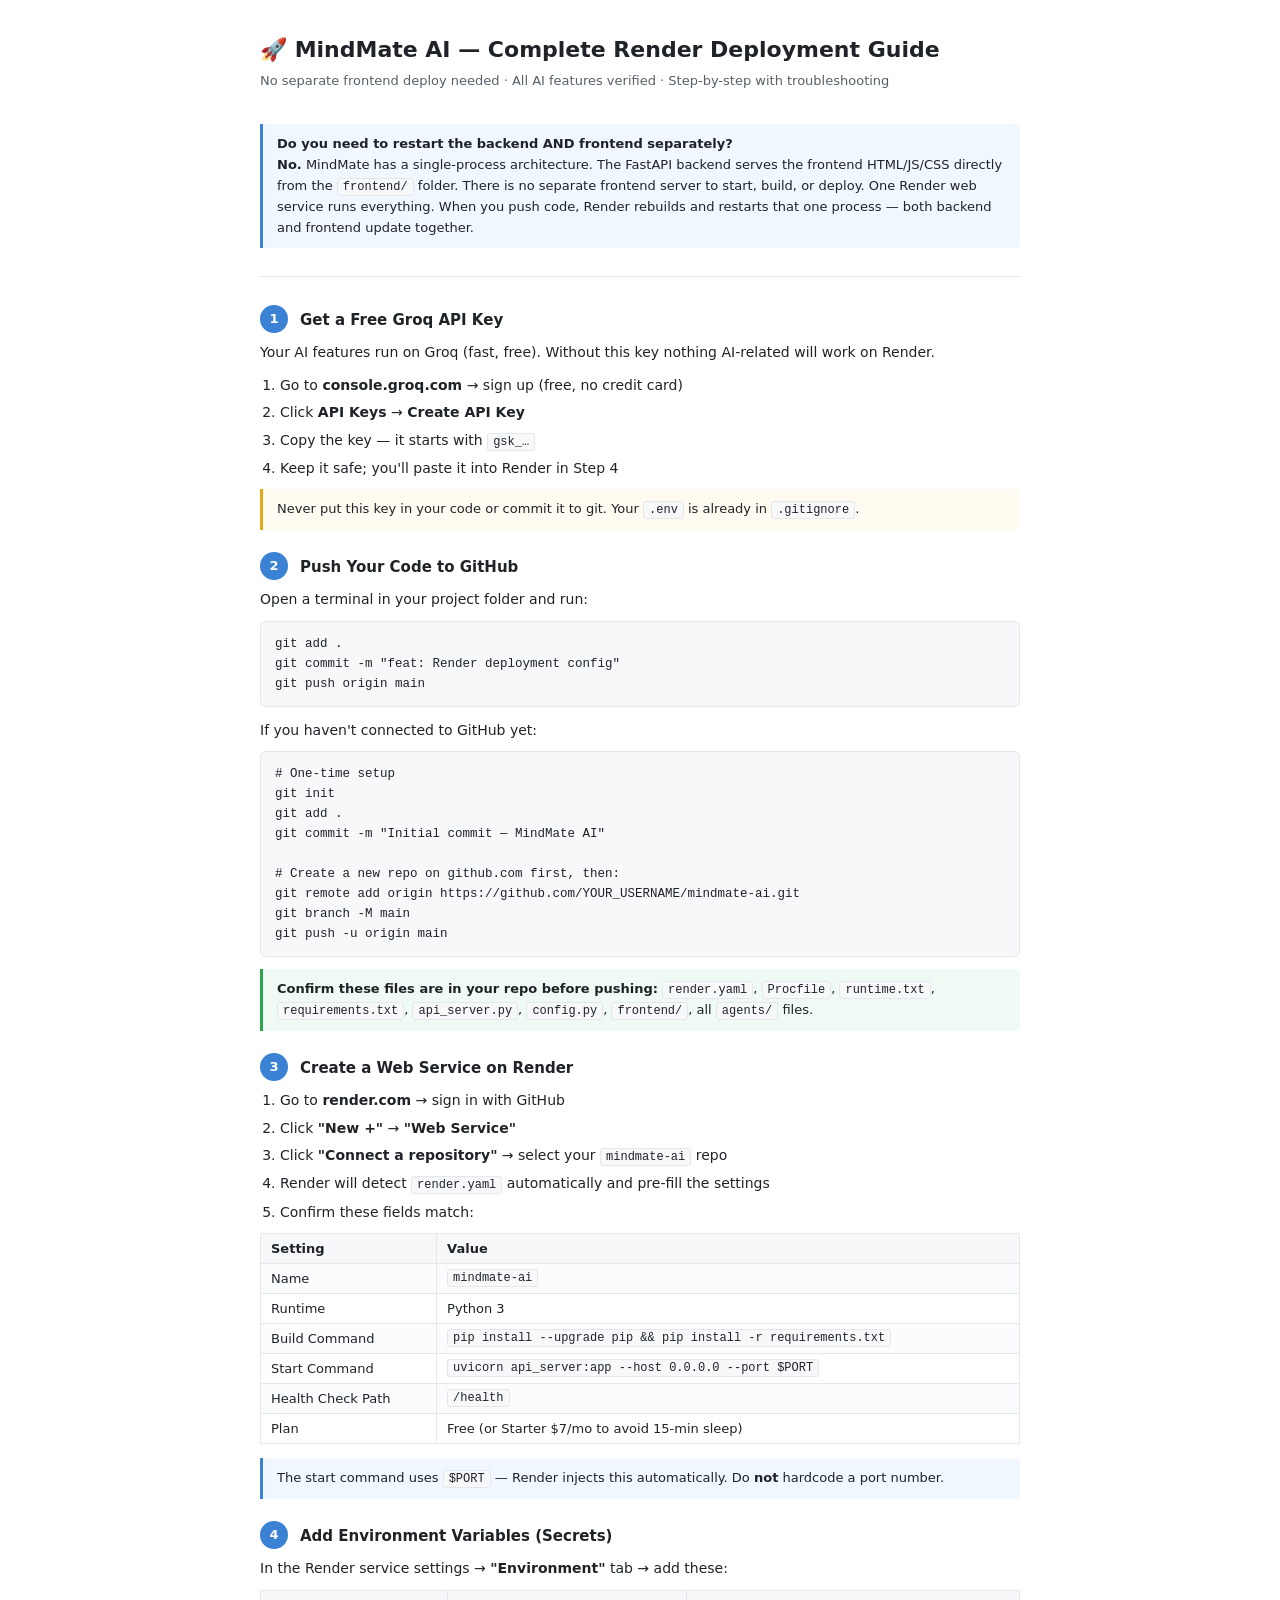
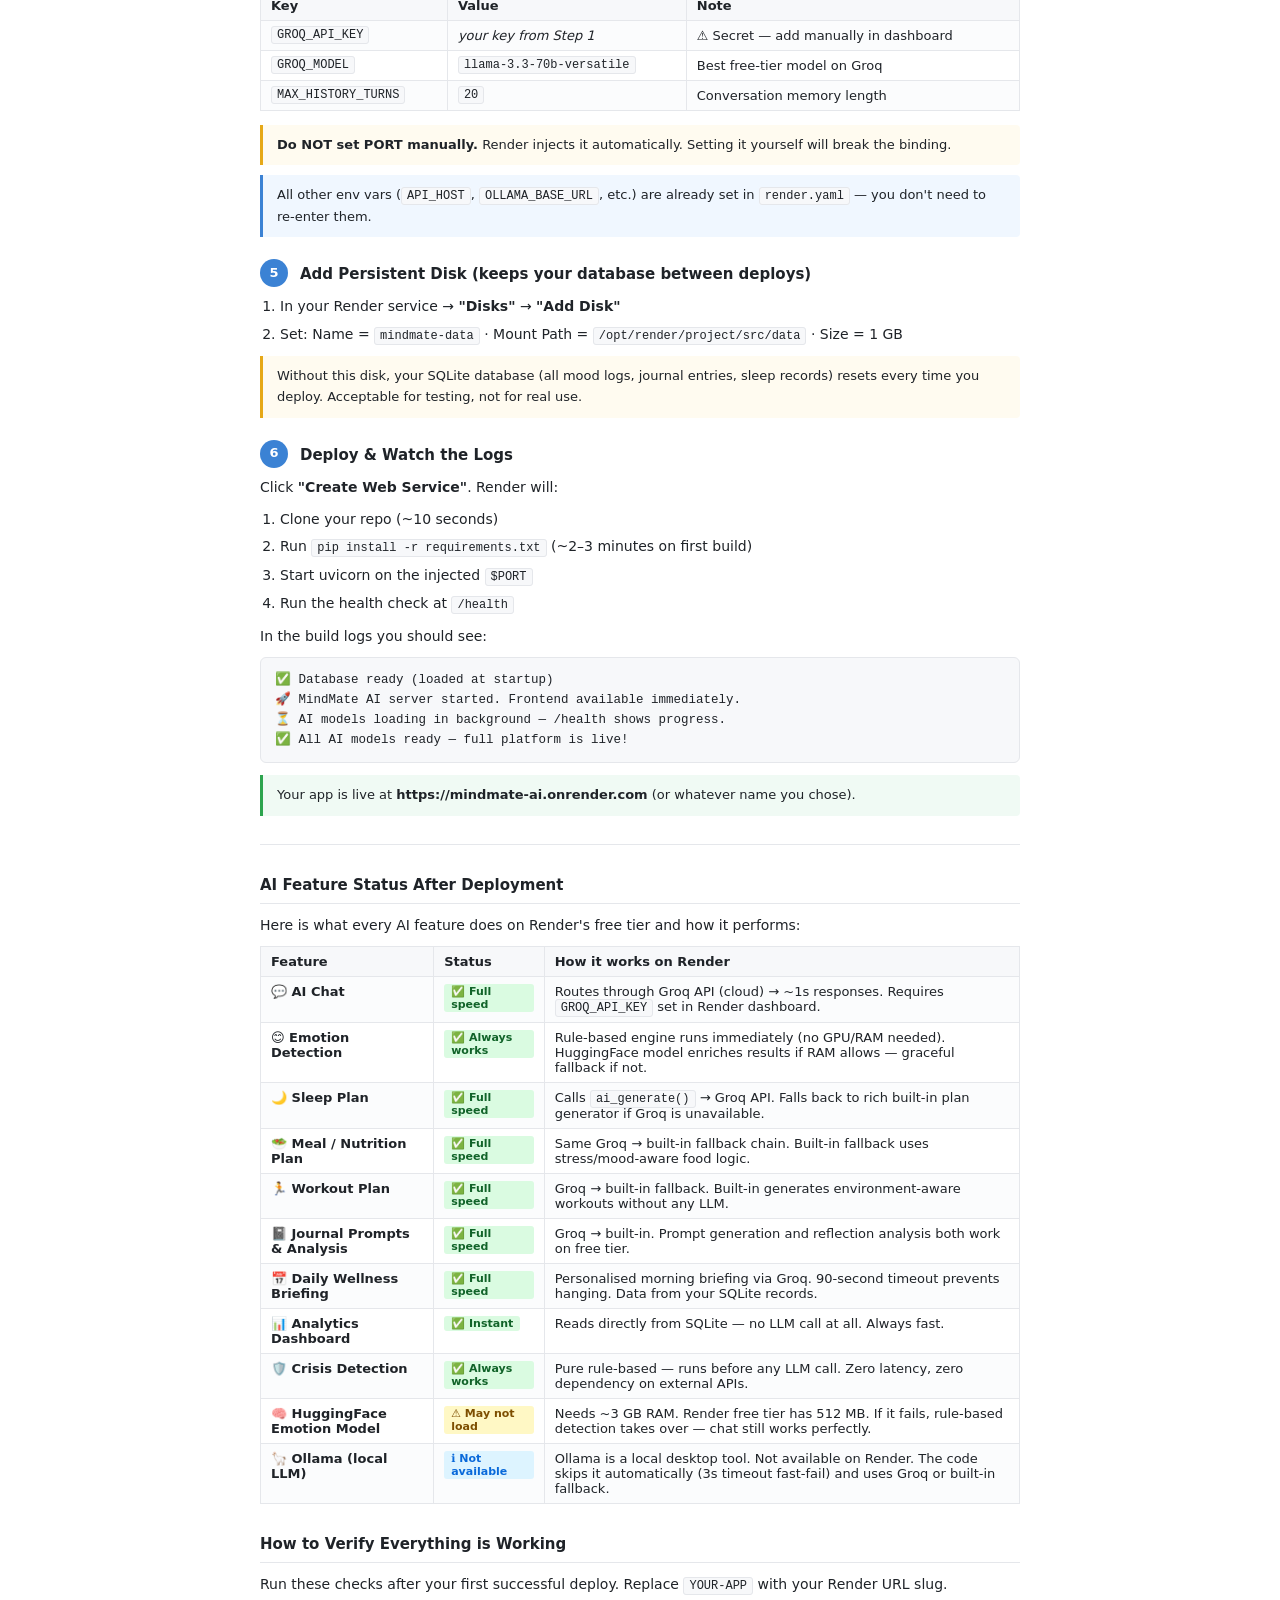
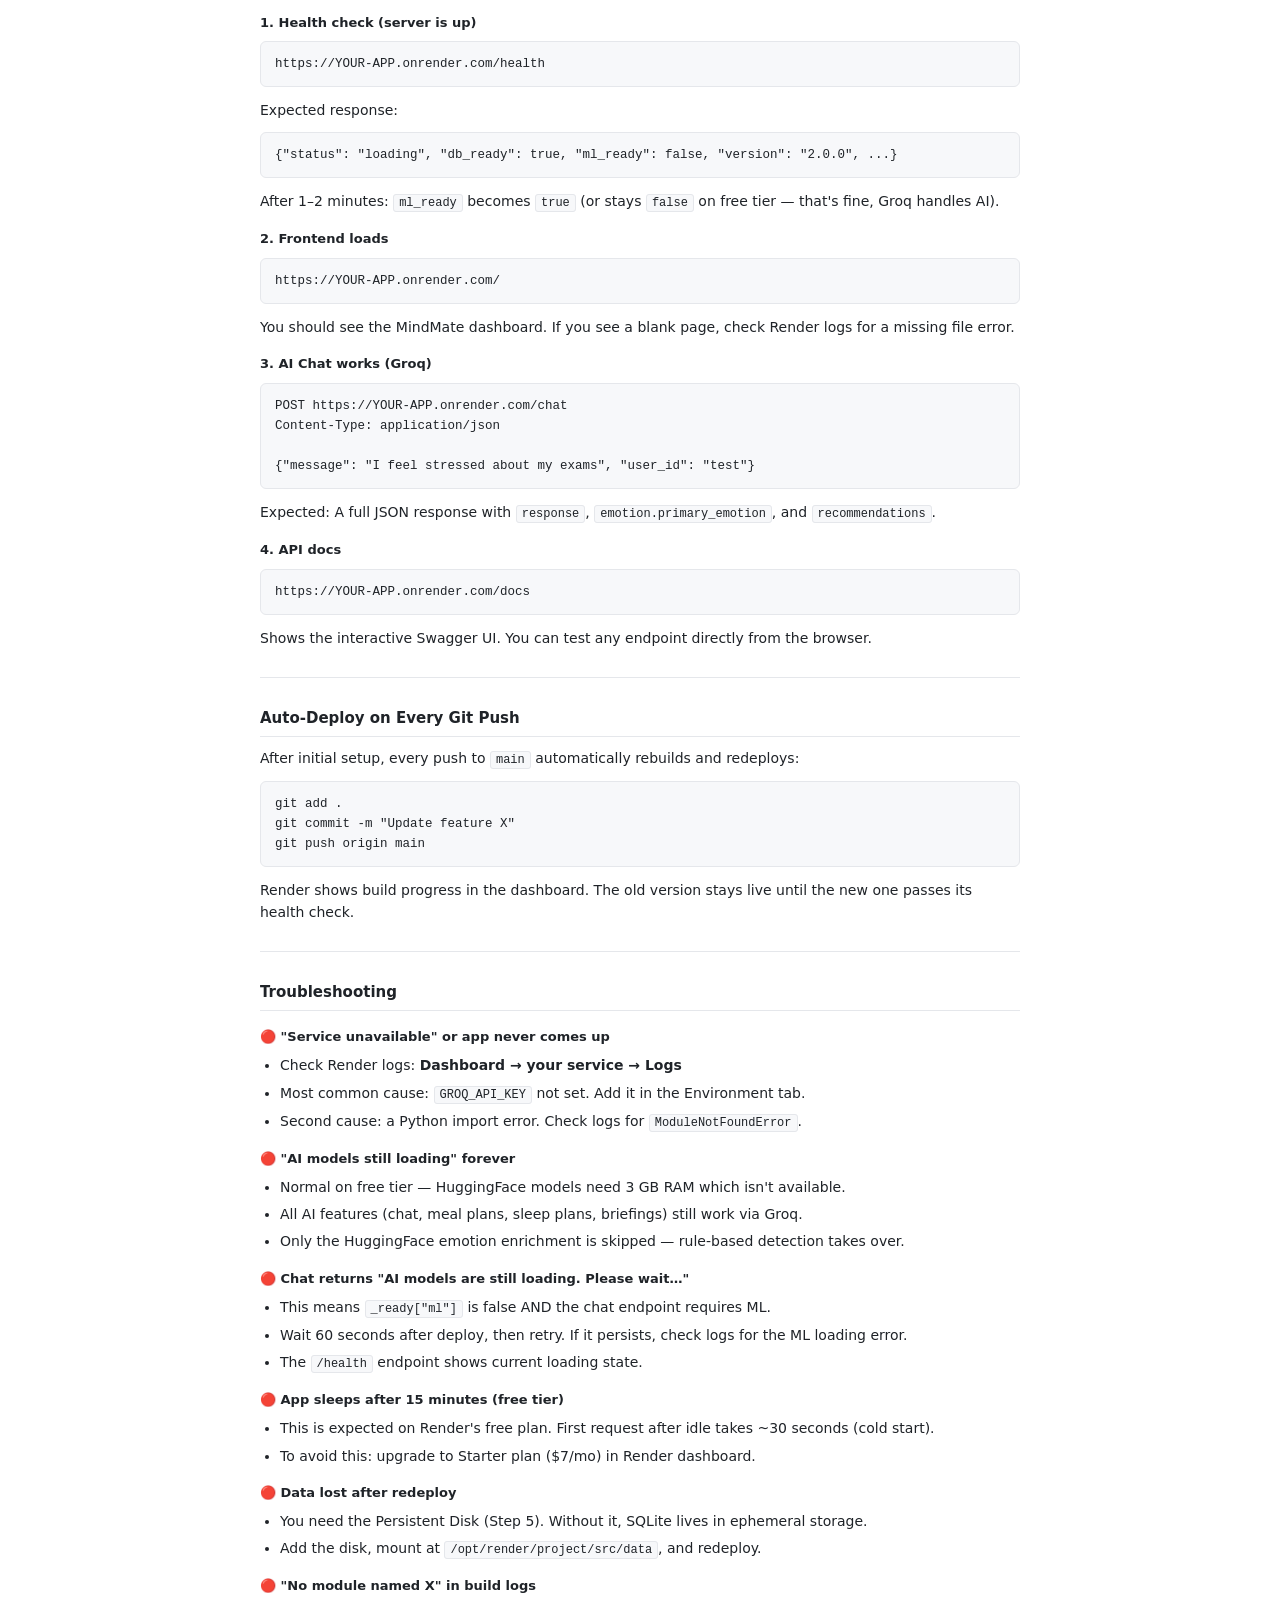
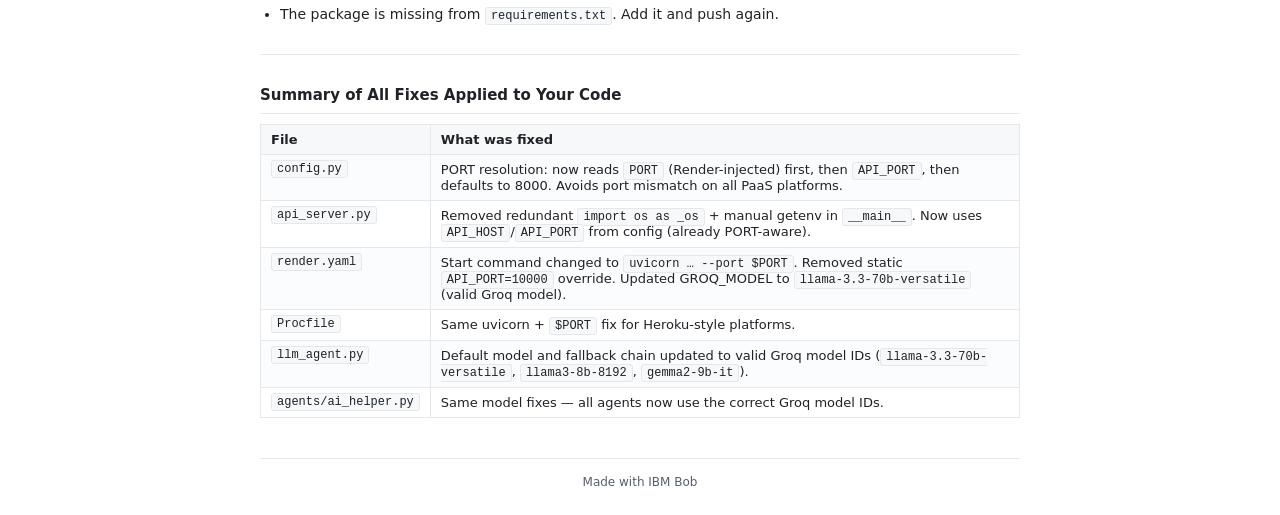
<file: mindmate-ai-complete-render-deployment-guide.html>
<html lang="en">
<head>
<meta charset="UTF-8" />
<title>MindMate AI — Render Deployment Guide</title>
<style>
  *, *::before, *::after { box-sizing: border-box; margin: 0; padding: 0; }
  body {
    font-family: -apple-system, "Segoe UI", system-ui, sans-serif;
    font-size: 14px; line-height: 1.6;
    background: #ffffff; color: #1f2328;
    padding: 32px 16px 48px;
  }
  .page { max-width: 760px; margin: 0 auto; }
  h1 { font-size: 22px; font-weight: 700; margin-bottom: 4px; }
  .subtitle { color: #57606a; font-size: 13px; margin-bottom: 32px; }
  h2 { font-size: 15px; font-weight: 700; margin: 28px 0 10px; border-bottom: 1px solid #e5e7eb; padding-bottom: 6px; }
  h3 { font-size: 13px; font-weight: 700; margin: 16px 0 6px; color: #1f2328; }
  p { margin-bottom: 10px; color: #1f2328; }
  ul, ol { padding-left: 20px; margin-bottom: 10px; }
  li { margin-bottom: 5px; }

  /* Step header */
  .step { display: flex; align-items: flex-start; gap: 12px; margin: 22px 0 8px; }
  .step-num {
    flex-shrink: 0; width: 28px; height: 28px;
    background: #3b82d4; color: #fff;
    border-radius: 50%; display: flex; align-items: center; justify-content: center;
    font-size: 13px; font-weight: 700;
  }
  .step-title { font-size: 15px; font-weight: 700; padding-top: 3px; }

  /* Code blocks */
  pre {
    background: #f7f8fa; border: 1px solid #e5e7eb;
    border-radius: 6px; padding: 12px 14px;
    font-family: "Cascadia Code", "Fira Mono", monospace; font-size: 12.5px;
    overflow-x: auto; margin: 8px 0 12px; white-space: pre;
  }
  code {
    background: #f7f8fa; border: 1px solid #e5e7eb;
    border-radius: 3px; padding: 1px 5px;
    font-family: "Cascadia Code", "Fira Mono", monospace; font-size: 12px;
  }

  /* Table */
  table { width: 100%; border-collapse: collapse; margin: 10px 0 14px; font-size: 13px; }
  th { background: #f7f8fa; text-align: left; padding: 7px 10px; border: 1px solid #e5e7eb; font-weight: 600; }
  td { padding: 7px 10px; border: 1px solid #e5e7eb; vertical-align: top; }
  tr:nth-child(even) td { background: #fbfcfd; }

  /* Callouts */
  .note { background: #f0f7ff; border-left: 3px solid #3b82d4; padding: 10px 14px; border-radius: 0 4px 4px 0; margin: 10px 0; font-size: 13px; }
  .warn { background: #fffbf0; border-left: 3px solid #e6a817; padding: 10px 14px; border-radius: 0 4px 4px 0; margin: 10px 0; font-size: 13px; }
  .ok   { background: #f0faf4; border-left: 3px solid #2da44e; padding: 10px 14px; border-radius: 0 4px 4px 0; margin: 10px 0; font-size: 13px; }
  .bad  { background: #fff5f5; border-left: 3px solid #d73a4a; padding: 10px 14px; border-radius: 0 4px 4px 0; margin: 10px 0; font-size: 13px; }

  /* AI feature table */
  .tag { display: inline-block; padding: 1px 7px; border-radius: 3px; font-size: 11px; font-weight: 600; }
  .tag-green  { background: #dafbe1; color: #116329; }
  .tag-yellow { background: #fff8c5; color: #7d4e00; }
  .tag-blue   { background: #ddf4ff; color: #0969da; }

  .divider { border: none; border-top: 1px solid #e5e7eb; margin: 28px 0; }

  footer { margin-top: 40px; padding-top: 14px; border-top: 1px solid #e5e7eb; text-align: center; color: #57606a; font-size: 12px; }
</style>
</head>
<body>
<div class="page">

  <h1>🚀 MindMate AI — Complete Render Deployment Guide</h1>
  <p class="subtitle">No separate frontend deploy needed · All AI features verified · Step-by-step with troubleshooting</p>

  
  <div class="note">
    <strong>Do you need to restart the backend AND frontend separately?</strong><br />
    <strong>No.</strong> MindMate has a single-process architecture. The FastAPI backend serves the frontend HTML/JS/CSS directly from the <code>frontend/</code> folder. There is no separate frontend server to start, build, or deploy. One Render web service runs everything. When you push code, Render rebuilds and restarts that one process — both backend and frontend update together.
  </div>

  <hr class="divider" />

  
  <div class="step"><div class="step-num">1</div><div class="step-title">Get a Free Groq API Key</div></div>
  <p>Your AI features run on Groq (fast, free). Without this key nothing AI-related will work on Render.</p>
  <ol>
    <li>Go to <strong>console.groq.com</strong> → sign up (free, no credit card)</li>
    <li>Click <strong>API Keys</strong> → <strong>Create API Key</strong></li>
    <li>Copy the key — it starts with <code>gsk_…</code></li>
    <li>Keep it safe; you'll paste it into Render in Step 4</li>
  </ol>
  <div class="warn">Never put this key in your code or commit it to git. Your <code>.env</code> is already in <code>.gitignore</code>.</div>

  
  <div class="step"><div class="step-num">2</div><div class="step-title">Push Your Code to GitHub</div></div>
  <p>Open a terminal in your project folder and run:</p>
  <pre>git add .
git commit -m "feat: Render deployment config"
git push origin main</pre>
  <p>If you haven't connected to GitHub yet:</p>
  <pre># One-time setup
git init
git add .
git commit -m "Initial commit — MindMate AI"

# Create a new repo on github.com first, then:
git remote add origin https://github.com/YOUR_USERNAME/mindmate-ai.git
git branch -M main
git push -u origin main</pre>
  <div class="ok"><strong>Confirm these files are in your repo before pushing:</strong> <code>render.yaml</code>, <code>Procfile</code>, <code>runtime.txt</code>, <code>requirements.txt</code>, <code>api_server.py</code>, <code>config.py</code>, <code>frontend/</code>, all <code>agents/</code> files.</div>

  
  <div class="step"><div class="step-num">3</div><div class="step-title">Create a Web Service on Render</div></div>
  <ol>
    <li>Go to <strong>render.com</strong> → sign in with GitHub</li>
    <li>Click <strong>"New +"</strong> → <strong>"Web Service"</strong></li>
    <li>Click <strong>"Connect a repository"</strong> → select your <code>mindmate-ai</code> repo</li>
    <li>Render will detect <code>render.yaml</code> automatically and pre-fill the settings</li>
    <li>Confirm these fields match:</li>
  </ol>
  <table>
    <tr><th>Setting</th><th>Value</th></tr>
    <tr><td>Name</td><td><code>mindmate-ai</code></td></tr>
    <tr><td>Runtime</td><td>Python 3</td></tr>
    <tr><td>Build Command</td><td><code>pip install --upgrade pip &amp;&amp; pip install -r requirements.txt</code></td></tr>
    <tr><td>Start Command</td><td><code>uvicorn api_server:app --host 0.0.0.0 --port $PORT</code></td></tr>
    <tr><td>Health Check Path</td><td><code>/health</code></td></tr>
    <tr><td>Plan</td><td>Free (or Starter $7/mo to avoid 15-min sleep)</td></tr>
  </table>
  <div class="note">The start command uses <code>$PORT</code> — Render injects this automatically. Do <strong>not</strong> hardcode a port number.</div>

  
  <div class="step"><div class="step-num">4</div><div class="step-title">Add Environment Variables (Secrets)</div></div>
  <p>In the Render service settings → <strong>"Environment"</strong> tab → add these:</p>
  <table>
    <tr><th>Key</th><th>Value</th><th>Note</th></tr>
    <tr><td><code>GROQ_API_KEY</code></td><td><em>your key from Step 1</em></td><td>⚠️ Secret — add manually in dashboard</td></tr>
    <tr><td><code>GROQ_MODEL</code></td><td><code>llama-3.3-70b-versatile</code></td><td>Best free-tier model on Groq</td></tr>
    <tr><td><code>MAX_HISTORY_TURNS</code></td><td><code>20</code></td><td>Conversation memory length</td></tr>
  </table>
  <div class="warn"><strong>Do NOT set PORT manually.</strong> Render injects it automatically. Setting it yourself will break the binding.</div>
  <div class="note">All other env vars (<code>API_HOST</code>, <code>OLLAMA_BASE_URL</code>, etc.) are already set in <code>render.yaml</code> — you don't need to re-enter them.</div>

  
  <div class="step"><div class="step-num">5</div><div class="step-title">Add Persistent Disk (keeps your database between deploys)</div></div>
  <ol>
    <li>In your Render service → <strong>"Disks"</strong> → <strong>"Add Disk"</strong></li>
    <li>Set: Name = <code>mindmate-data</code> · Mount Path = <code>/opt/render/project/src/data</code> · Size = 1 GB</li>
  </ol>
  <div class="warn">Without this disk, your SQLite database (all mood logs, journal entries, sleep records) resets every time you deploy. Acceptable for testing, not for real use.</div>

  
  <div class="step"><div class="step-num">6</div><div class="step-title">Deploy &amp; Watch the Logs</div></div>
  <p>Click <strong>"Create Web Service"</strong>. Render will:</p>
  <ol>
    <li>Clone your repo (~10 seconds)</li>
    <li>Run <code>pip install -r requirements.txt</code> (~2–3 minutes on first build)</li>
    <li>Start uvicorn on the injected <code>$PORT</code></li>
    <li>Run the health check at <code>/health</code></li>
  </ol>
  <p>In the build logs you should see:</p>
  <pre>✅ Database ready (loaded at startup)
🚀 MindMate AI server started. Frontend available immediately.
⏳ AI models loading in background — /health shows progress.
✅ All AI models ready — full platform is live!</pre>
  <div class="ok">Your app is live at <strong>https://mindmate-ai.onrender.com</strong> (or whatever name you chose).</div>

  <hr class="divider" />

  
  <h2>AI Feature Status After Deployment</h2>
  <p>Here is what every AI feature does on Render's free tier and how it performs:</p>
  <table>
    <tr><th>Feature</th><th>Status</th><th>How it works on Render</th></tr>
    <tr>
      <td><strong>💬 AI Chat</strong></td>
      <td><span class="tag tag-green">✅ Full speed</span></td>
      <td>Routes through Groq API (cloud) → ~1s responses. Requires <code>GROQ_API_KEY</code> set in Render dashboard.</td>
    </tr>
    <tr>
      <td><strong>😊 Emotion Detection</strong></td>
      <td><span class="tag tag-green">✅ Always works</span></td>
      <td>Rule-based engine runs immediately (no GPU/RAM needed). HuggingFace model enriches results if RAM allows — graceful fallback if not.</td>
    </tr>
    <tr>
      <td><strong>🌙 Sleep Plan</strong></td>
      <td><span class="tag tag-green">✅ Full speed</span></td>
      <td>Calls <code>ai_generate()</code> → Groq API. Falls back to rich built-in plan generator if Groq is unavailable.</td>
    </tr>
    <tr>
      <td><strong>🥗 Meal / Nutrition Plan</strong></td>
      <td><span class="tag tag-green">✅ Full speed</span></td>
      <td>Same Groq → built-in fallback chain. Built-in fallback uses stress/mood-aware food logic.</td>
    </tr>
    <tr>
      <td><strong>🏃 Workout Plan</strong></td>
      <td><span class="tag tag-green">✅ Full speed</span></td>
      <td>Groq → built-in fallback. Built-in generates environment-aware workouts without any LLM.</td>
    </tr>
    <tr>
      <td><strong>📓 Journal Prompts &amp; Analysis</strong></td>
      <td><span class="tag tag-green">✅ Full speed</span></td>
      <td>Groq → built-in. Prompt generation and reflection analysis both work on free tier.</td>
    </tr>
    <tr>
      <td><strong>📅 Daily Wellness Briefing</strong></td>
      <td><span class="tag tag-green">✅ Full speed</span></td>
      <td>Personalised morning briefing via Groq. 90-second timeout prevents hanging. Data from your SQLite records.</td>
    </tr>
    <tr>
      <td><strong>📊 Analytics Dashboard</strong></td>
      <td><span class="tag tag-green">✅ Instant</span></td>
      <td>Reads directly from SQLite — no LLM call at all. Always fast.</td>
    </tr>
    <tr>
      <td><strong>🛡️ Crisis Detection</strong></td>
      <td><span class="tag tag-green">✅ Always works</span></td>
      <td>Pure rule-based — runs before any LLM call. Zero latency, zero dependency on external APIs.</td>
    </tr>
    <tr>
      <td><strong>🧠 HuggingFace Emotion Model</strong></td>
      <td><span class="tag tag-yellow">⚠️ May not load</span></td>
      <td>Needs ~3 GB RAM. Render free tier has 512 MB. If it fails, rule-based detection takes over — chat still works perfectly.</td>
    </tr>
    <tr>
      <td><strong>🦙 Ollama (local LLM)</strong></td>
      <td><span class="tag tag-blue">ℹ️ Not available</span></td>
      <td>Ollama is a local desktop tool. Not available on Render. The code skips it automatically (3s timeout fast-fail) and uses Groq or built-in fallback.</td>
    </tr>
  </table>

  
  <h2>How to Verify Everything is Working</h2>
  <p>Run these checks after your first successful deploy. Replace <code>YOUR-APP</code> with your Render URL slug.</p>

  <h3>1. Health check (server is up)</h3>
  <pre>https://YOUR-APP.onrender.com/health</pre>
  <p>Expected response:</p>
  <pre>{"status": "loading", "db_ready": true, "ml_ready": false, "version": "2.0.0", ...}</pre>
  <p>After 1–2 minutes: <code>ml_ready</code> becomes <code>true</code> (or stays <code>false</code> on free tier — that's fine, Groq handles AI).</p>

  <h3>2. Frontend loads</h3>
  <pre>https://YOUR-APP.onrender.com/</pre>
  <p>You should see the MindMate dashboard. If you see a blank page, check Render logs for a missing file error.</p>

  <h3>3. AI Chat works (Groq)</h3>
  <pre>POST https://YOUR-APP.onrender.com/chat
Content-Type: application/json

{"message": "I feel stressed about my exams", "user_id": "test"}</pre>
  <p>Expected: A full JSON response with <code>response</code>, <code>emotion.primary_emotion</code>, and <code>recommendations</code>.</p>

  <h3>4. API docs</h3>
  <pre>https://YOUR-APP.onrender.com/docs</pre>
  <p>Shows the interactive Swagger UI. You can test any endpoint directly from the browser.</p>

  <hr class="divider" />

  
  <h2>Auto-Deploy on Every Git Push</h2>
  <p>After initial setup, every push to <code>main</code> automatically rebuilds and redeploys:</p>
  <pre>git add .
git commit -m "Update feature X"
git push origin main</pre>
  <p>Render shows build progress in the dashboard. The old version stays live until the new one passes its health check.</p>

  <hr class="divider" />

  
  <h2>Troubleshooting</h2>

  <h3>🔴 "Service unavailable" or app never comes up</h3>
  <ul>
    <li>Check Render logs: <strong>Dashboard → your service → Logs</strong></li>
    <li>Most common cause: <code>GROQ_API_KEY</code> not set. Add it in the Environment tab.</li>
    <li>Second cause: a Python import error. Check logs for <code>ModuleNotFoundError</code>.</li>
  </ul>

  <h3>🔴 "AI models still loading" forever</h3>
  <ul>
    <li>Normal on free tier — HuggingFace models need 3 GB RAM which isn't available.</li>
    <li>All AI features (chat, meal plans, sleep plans, briefings) still work via Groq.</li>
    <li>Only the HuggingFace emotion enrichment is skipped — rule-based detection takes over.</li>
  </ul>

  <h3>🔴 Chat returns "AI models are still loading. Please wait…"</h3>
  <ul>
    <li>This means <code>_ready["ml"]</code> is false AND the chat endpoint requires ML.</li>
    <li>Wait 60 seconds after deploy, then retry. If it persists, check logs for the ML loading error.</li>
    <li>The <code>/health</code> endpoint shows current loading state.</li>
  </ul>

  <h3>🔴 App sleeps after 15 minutes (free tier)</h3>
  <ul>
    <li>This is expected on Render's free plan. First request after idle takes ~30 seconds (cold start).</li>
    <li>To avoid this: upgrade to Starter plan ($7/mo) in Render dashboard.</li>
  </ul>

  <h3>🔴 Data lost after redeploy</h3>
  <ul>
    <li>You need the Persistent Disk (Step 5). Without it, SQLite lives in ephemeral storage.</li>
    <li>Add the disk, mount at <code>/opt/render/project/src/data</code>, and redeploy.</li>
  </ul>

  <h3>🔴 "No module named X" in build logs</h3>
  <ul>
    <li>The package is missing from <code>requirements.txt</code>. Add it and push again.</li>
  </ul>

  <hr class="divider" />

  
  <h2>Summary of All Fixes Applied to Your Code</h2>
  <table>
    <tr><th>File</th><th>What was fixed</th></tr>
    <tr><td><code>config.py</code></td><td>PORT resolution: now reads <code>PORT</code> (Render-injected) first, then <code>API_PORT</code>, then defaults to 8000. Avoids port mismatch on all PaaS platforms.</td></tr>
    <tr><td><code>api_server.py</code></td><td>Removed redundant <code>import os as _os</code> + manual getenv in <code>__main__</code>. Now uses <code>API_HOST</code>/<code>API_PORT</code> from config (already PORT-aware).</td></tr>
    <tr><td><code>render.yaml</code></td><td>Start command changed to <code>uvicorn … --port $PORT</code>. Removed static <code>API_PORT=10000</code> override. Updated GROQ_MODEL to <code>llama-3.3-70b-versatile</code> (valid Groq model).</td></tr>
    <tr><td><code>Procfile</code></td><td>Same uvicorn + <code>$PORT</code> fix for Heroku-style platforms.</td></tr>
    <tr><td><code>llm_agent.py</code></td><td>Default model and fallback chain updated to valid Groq model IDs (<code>llama-3.3-70b-versatile</code>, <code>llama3-8b-8192</code>, <code>gemma2-9b-it</code>).</td></tr>
    <tr><td><code>agents/ai_helper.py</code></td><td>Same model fixes — all agents now use the correct Groq model IDs.</td></tr>
  </table>

  <footer>Made with IBM Bob</footer>
</div>
</body>
</html>
</file>
